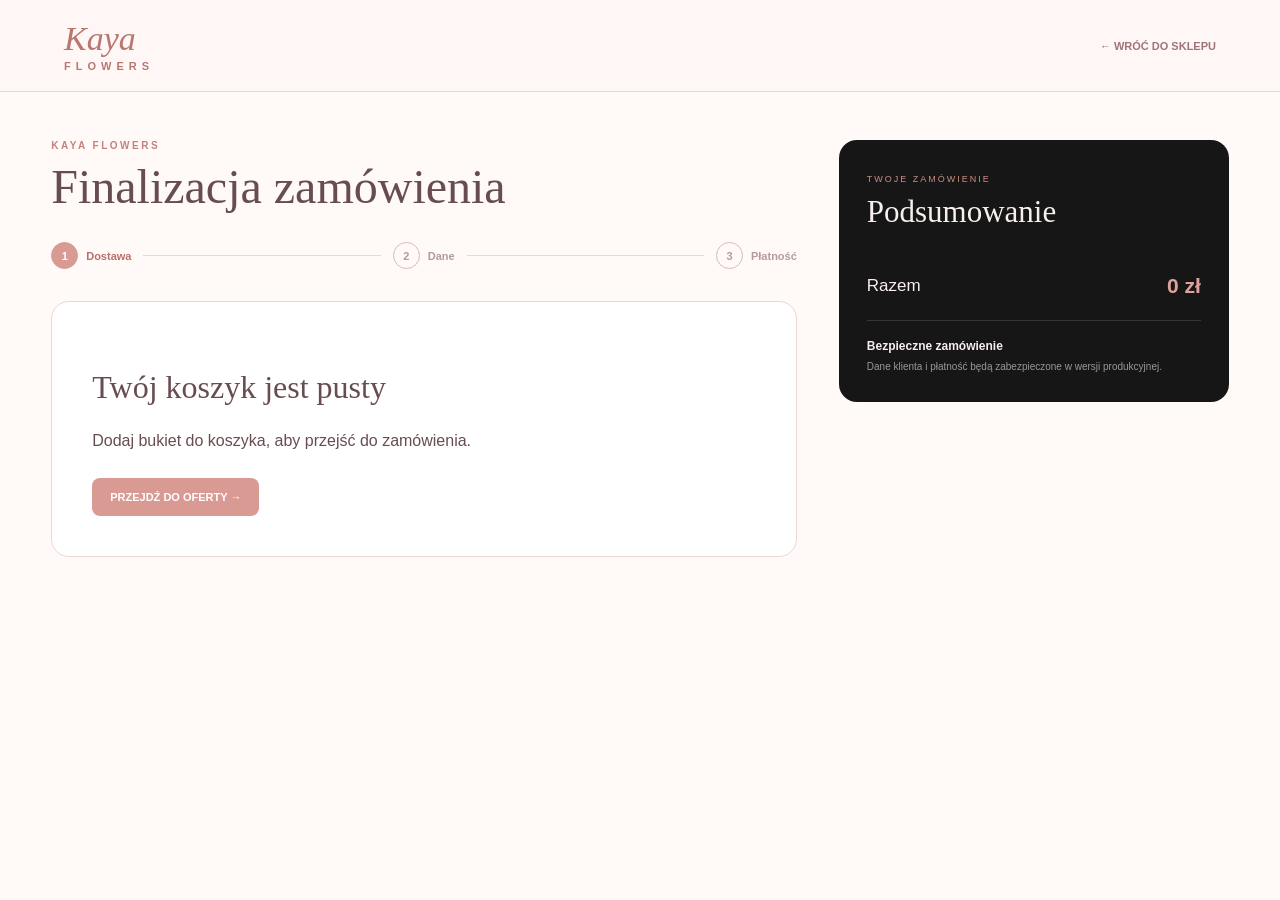
<file: checkout.html>
<!doctype html>
<html lang="pl">
<head>
  <meta charset="utf-8">
  <meta name="viewport" content="width=device-width,initial-scale=1">
  <title>Zamówienie | Kaya Flowers</title>
  <meta name="robots" content="noindex">
  <link rel="stylesheet" href="checkout-v19.css">
  <script src="checkout-v19.js" defer></script>
</head>
<body>
  <header class="checkout-top">
    <a class="brand" href="index.html">
      <span>Kaya</span>
      <b>FLOWERS</b>
    </a>
    <a class="back-shop" href="index.html#oferta">← WRÓĆ DO SKLEPU</a>
  </header>

  <main class="checkout-shell">
    <section class="checkout-main">
      <div class="eyebrow">KAYA FLOWERS</div>
      <h1>Finalizacja zamówienia</h1>

      <div class="progress">
        <button type="button" class="active" data-progress="1"><span>1</span>Dostawa</button>
        <i></i>
        <button type="button" data-progress="2"><span>2</span>Dane</button>
        <i></i>
        <button type="button" data-progress="3"><span>3</span>Płatność</button>
      </div>

      <div id="emptyCheckout" class="empty-checkout hidden">
        <h2>Twój koszyk jest pusty</h2>
        <p>Dodaj bukiet do koszyka, aby przejść do zamówienia.</p>
        <a href="index.html#oferta">PRZEJDŹ DO OFERTY →</a>
      </div>

      <form id="checkoutForm" class="checkout-form">
        <section class="step active" data-step="1">
          <h2>Dostawa lub odbiór</h2>
          <p class="lead">Wybierz sposób realizacji zamówienia oraz dogodny termin.</p>

          <div class="delivery-grid">
            <label class="delivery-card active">
              <input type="radio" name="delivery" value="Kurier Kaya Flowers" checked>
              <div>
                <b>Dostawa kurierem Kaya Flowers</b>
                <span>Świeże kwiaty dostarczone bezpośrednio pod wskazany adres.</span>
              </div>
            </label>

            <label class="delivery-card">
              <input type="radio" name="delivery" value="Odbiór osobisty">
              <div>
                <b>Odbiór osobisty</b>
                <span>Mleczarska 9E, 05-500 Piaseczno</span>
              </div>
            </label>
          </div>

          <div class="grid2">
            <label>Data dostawy / odbioru
              <input id="deliveryDate" type="date">
            </label>
            <label>Preferowana godzina
              <select id="deliveryTime">
                <option value="">Wybierz przedział</option>
                <option>10:00–12:00</option>
                <option>12:00–14:00</option>
                <option>14:00–16:00</option>
                <option>16:00–18:00</option>
              </select>
            </label>
          </div>

          <label id="addressWrap">Adres dostawy
            <input id="deliveryAddress" placeholder="Ulica, numer, kod pocztowy, miejscowość">
          </label>

          <div class="actions right">
            <button type="button" class="primary" data-next="2">DALEJ →</button>
          </div>
        </section>

        <section class="step" data-step="2">
          <h2>Dane zamawiającego</h2>
          <p class="lead">Podaj dane potrzebne do potwierdzenia i realizacji zamówienia.</p>

          <div class="grid2">
            <label>Imię i nazwisko
              <input id="customerName" autocomplete="name">
            </label>
            <label>Telefon
              <input id="customerPhone" autocomplete="tel">
            </label>
          </div>

          <label>E-mail
            <input id="customerEmail" type="email" autocomplete="email" placeholder="Na ten adres wyślemy potwierdzenie">
          </label>

          <label class="gift">
            <input id="isGift" type="checkbox">
            <span>To jest prezent dla innej osoby</span>
          </label>

          <div id="recipientFields" class="grid2 hidden">
            <label>Imię odbiorcy
              <input id="recipientName">
            </label>
            <label>Telefon odbiorcy
              <input id="recipientPhone">
            </label>
          </div>

          <label>Życzenia / uwagi do zamówienia
            <textarea id="orderNote" rows="5" placeholder="Np. tekst na bileciku, preferowana kolorystyka, dodatkowe informacje..."></textarea>
          </label>

          <div class="actions">
            <button type="button" class="secondary" data-back="1">← WSTECZ</button>
            <button type="button" class="primary" data-next="3">DALEJ →</button>
          </div>
        </section>

        <section class="step" data-step="3">
          <h2>Płatność i podsumowanie</h2>
          <p class="lead">Sprawdź dane zamówienia przed wysłaniem.</p>

          <div id="finalSummary" class="final-summary"></div>

          <div class="payment-box">
            <span>PŁATNOŚĆ ONLINE</span>
            <div class="payment-methods">
              <label class="payment active"><input type="radio" name="payment" value="BLIK" checked><b>BLIK</b></label>
              <label class="payment"><input type="radio" name="payment" value="Karta"><b>KARTA</b></label>
              <label class="payment"><input type="radio" name="payment" value="Przelew online"><b>PRZELEW ONLINE</b></label>
            </div>
            <small>Wersja demonstracyjna — operator płatności zostanie podłączony w wersji produkcyjnej.</small>
          </div>

          <label class="terms">
            <input id="terms" type="checkbox">
            <span>Akceptuję warunki zamówienia i potwierdzam poprawność danych.</span>
          </label>

          <div class="actions">
            <button type="button" class="secondary" data-back="2">← WSTECZ</button>
            <button type="submit" class="primary">ZAMAWIAM I PŁACĘ →</button>
          </div>
        </section>
      </form>
    </section>

    <aside class="summary-side">
      <div class="summary-card">
        <span class="mini">TWOJE ZAMÓWIENIE</span>
        <h2>Podsumowanie</h2>
        <div id="sideItems"></div>
        <div class="side-total">
          <span>Razem</span>
          <strong id="sideTotal">0 zł</strong>
        </div>
        <div class="secure-note">
          <b>Bezpieczne zamówienie</b>
          <span>Dane klienta i płatność będą zabezpieczone w wersji produkcyjnej.</span>
        </div>
      </div>
    </aside>
  </main>

  <div id="toast" class="toast"></div>

  <div id="success" class="success-modal">
    <div>
      <span>KAYA FLOWERS</span>
      <h2>Dziękujemy za zamówienie 🌷</h2>
      <p>W wersji produkcyjnej potwierdzenie zostanie wysłane automatycznie na podany adres e-mail, a szczegóły zamówienia trafią do Kaya Flowers.</p>
      <a href="index.html">WRÓĆ NA STRONĘ GŁÓWNĄ →</a>
    </div>
  </div>
<!-- KAYA CHECKOUT BUILD: v20 -->
</body>
</html>
</file>
<file: checkout-v19.css>
*{box-sizing:border-box}
:root{--pink:#d99a94;--dark:#674d50;--muted:#9b7d80;--line:#ead6d3;--bg:#fff9f8;--soft:#f7e7e5}
html{scroll-behavior:smooth}
body{margin:0;background:var(--bg);color:var(--dark);font-family:Arial,sans-serif}
button,input,select,textarea{font:inherit}
.checkout-top{height:92px;display:flex;align-items:center;justify-content:space-between;padding:0 5vw;border-bottom:1px solid var(--line);background:#fff7f6}
.brand{text-decoration:none;color:#b97772;display:grid;gap:2px}
.brand span{font:italic 34px Georgia,serif}.brand b{font-size:11px;letter-spacing:5px}
.back-shop{text-decoration:none;color:#9e7478;font-size:11px;font-weight:700}
.checkout-shell{width:min(1240px,92vw);margin:48px auto 80px;display:grid;grid-template-columns:minmax(0,1fr) 390px;gap:42px}
.checkout-main{min-width:0}.eyebrow{font-size:10px;letter-spacing:2.5px;color:#c6817b;font-weight:700}
h1{font:400 48px Georgia,serif;margin:8px 0 28px}.progress{display:flex;align-items:center;margin-bottom:32px}
.progress button{border:0;background:none;color:#b49a9c;font-size:11px;font-weight:700;display:flex;align-items:center;gap:8px;padding:0}
.progress button span{width:27px;height:27px;border:1px solid #dcb9b5;border-radius:50%;display:grid;place-items:center}
.progress button.active{color:#b96f69}.progress button.active span{background:var(--pink);border-color:var(--pink);color:#fff}
.progress i{height:1px;background:var(--line);flex:1;margin:0 12px}
.checkout-form{background:#fff;border:1px solid var(--line);border-radius:18px;padding:34px;box-shadow:0 12px 35px rgba(90,60,64,.05)}
.step{display:none}.step.active{display:block}.step h2{font:400 29px Georgia,serif;margin:0 0 7px}.lead{color:var(--muted);font-size:13px;margin:0 0 22px;line-height:1.5}
.delivery-grid{display:grid;grid-template-columns:1fr 1fr;gap:12px;margin-bottom:18px}
.delivery-card{display:flex!important;gap:12px!important;align-items:flex-start!important;padding:17px!important;border:1px solid var(--line)!important;border-radius:12px!important;cursor:pointer;background:#fff}
.delivery-card.active{border-color:var(--pink)!important;background:#fff5f4}
.delivery-card input{width:auto!important;margin:3px 0 0!important}.delivery-card div{display:grid;gap:5px}.delivery-card span{font-size:11px;color:var(--muted);line-height:1.4}
label{display:block;font-size:12px;font-weight:700;margin-bottom:14px}
input,select,textarea{width:100%;margin-top:7px;border:1px solid #e1c8c5;border-radius:9px;padding:13px 14px;background:#fff;color:var(--dark);outline:none}
input:focus,select:focus,textarea:focus{border-color:var(--pink);box-shadow:0 0 0 3px rgba(217,154,148,.12)}
textarea{resize:vertical}.grid2{display:grid;grid-template-columns:1fr 1fr;gap:14px}
.gift,.terms{display:flex;align-items:center;gap:9px;margin:18px 0}.gift input,.terms input{width:auto;margin:0}.gift span,.terms span{font-weight:600}
.actions{display:flex;justify-content:space-between;gap:12px;margin-top:22px}.actions.right{justify-content:flex-end}
.primary,.secondary{border-radius:9px;padding:14px 21px;font-size:11px;font-weight:800;cursor:pointer}
.primary{border:0;background:var(--pink);color:#fff}.secondary{border:1px solid #dcc0bd;background:#fff;color:#76585b}
.summary-side{position:relative}.summary-card{position:sticky;top:28px;background:#151615;color:#f8eeee;border-radius:18px;padding:28px}
.summary-card .mini{font-size:9px;letter-spacing:2px;color:#cf8d86}.summary-card h2{font:400 31px Georgia,serif;margin:8px 0 22px}
.side-item{display:grid;grid-template-columns:1fr auto;gap:12px;padding:13px 0;border-bottom:1px solid #383634}.side-item b{font-size:13px}.side-item small{display:block;color:#9e9996;margin-top:4px}
.side-total{display:flex;justify-content:space-between;align-items:center;padding:22px 0;font-size:17px}.side-total strong{font-size:21px;color:#e0a19a}
.secure-note{border-top:1px solid #383634;padding-top:18px;display:grid;gap:6px}.secure-note b{font-size:12px}.secure-note span{font-size:10px;line-height:1.5;color:#999}
.final-summary{border:1px solid var(--line);border-radius:12px;padding:16px;margin-bottom:17px}.final-row{display:flex;justify-content:space-between;gap:16px;padding:9px 0;border-bottom:1px solid #f2e3e1;font-size:12px}.final-row:last-child{border-bottom:0}.final-row b{text-align:right}
.final-total{display:flex;justify-content:space-between;font-size:19px;padding-top:15px}.payment-box{background:var(--soft);border-radius:12px;padding:17px}.payment-box>span{font-size:9px;letter-spacing:2px;color:#bc746f;font-weight:800}.payment-methods{display:flex;gap:8px;margin:12px 0}.payment{margin:0;padding:10px 13px;border:1px solid #e0c3c0;background:#fff;border-radius:8px;display:flex;align-items:center;gap:6px;cursor:pointer}.payment.active{border-color:var(--pink)}.payment input{width:auto;margin:0}.payment b{font-size:11px}.payment-box small{color:#9a7c7e;font-size:10px}
.toast{position:fixed;left:50%;bottom:25px;transform:translate(-50%,20px);background:#2c2526;color:#fff;padding:11px 16px;border-radius:8px;opacity:0;pointer-events:none;transition:.2s;font-size:12px}.toast.show{opacity:1;transform:translate(-50%,0)}
.success-modal{position:fixed;inset:0;background:rgba(40,29,31,.72);display:none;place-items:center;padding:20px}.success-modal.open{display:grid}.success-modal>div{width:min(520px,100%);background:#fff9f8;border-radius:18px;padding:38px;text-align:center}.success-modal span{font-size:9px;letter-spacing:2px;color:#bf7973}.success-modal h2{font:400 34px Georgia,serif}.success-modal p{color:#907477;line-height:1.6}.success-modal a{display:inline-block;margin-top:10px;background:var(--pink);color:#fff;text-decoration:none;padding:13px 18px;border-radius:8px;font-size:11px;font-weight:800}
.empty-checkout{background:#fff;border:1px solid var(--line);border-radius:18px;padding:40px}.empty-checkout h2{font:400 32px Georgia,serif}.empty-checkout a{display:inline-block;margin-top:12px;text-decoration:none;background:var(--pink);color:#fff;padding:13px 18px;border-radius:8px;font-size:11px;font-weight:800}.hidden{display:none!important}
@media(max-width:900px){.checkout-shell{grid-template-columns:1fr}.summary-side{order:-1}.summary-card{position:static}.checkout-top{height:78px}.checkout-shell{margin-top:25px}}
@media(max-width:620px){.checkout-shell{width:min(94vw,100%)}.checkout-form{padding:22px 16px}.grid2,.delivery-grid{grid-template-columns:1fr}h1{font-size:38px}.checkout-top{padding:0 4vw}.brand span{font-size:28px}.progress button{font-size:9px}.progress i{margin:0 6px}.payment-methods{flex-wrap:wrap}.actions{align-items:stretch}.actions button{flex:1}}
</file>
